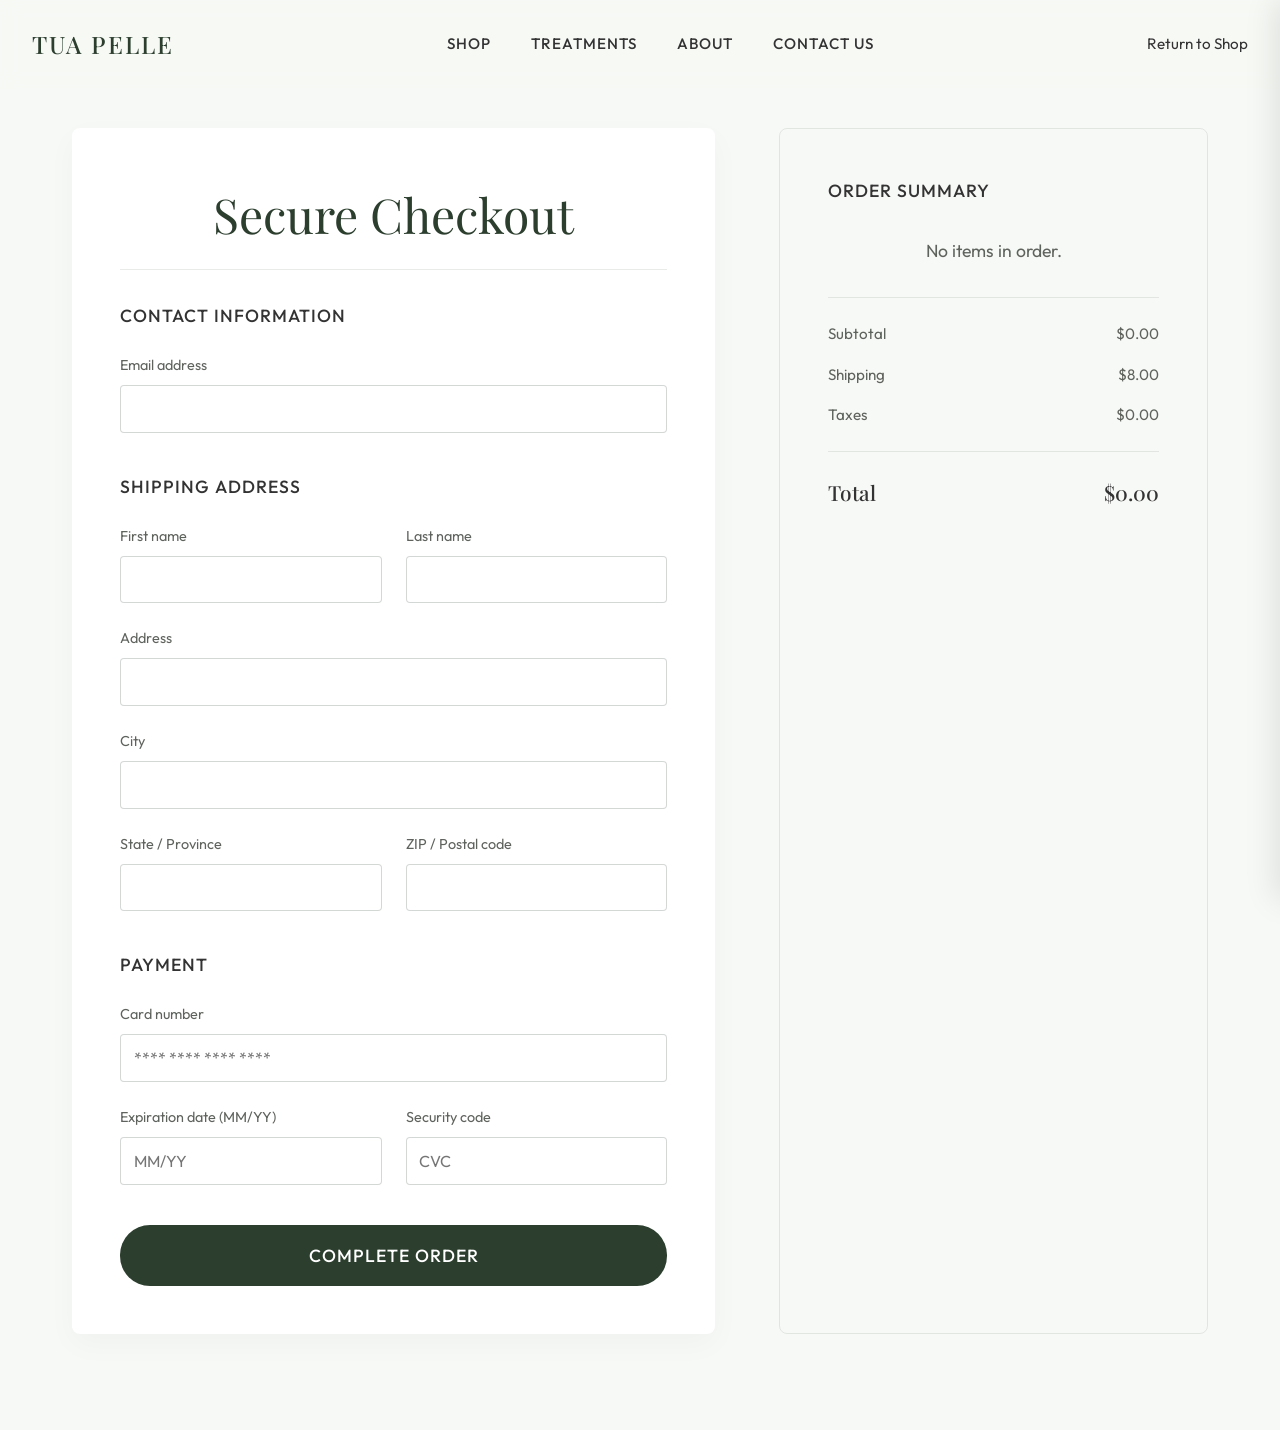
<file: tuapelle/checkout.html>
<!DOCTYPE html>
<html lang="en">

<head>
    <meta charset="UTF-8">
    <meta name="viewport" content="width=device-width, initial-scale=1.0">
    <title>Checkout — Tua Pelle Sacramento</title>
    <link rel="preconnect" href="https://fonts.googleapis.com">
    <link rel="preconnect" href="https://fonts.gstatic.com" crossorigin>
    <link
        href="https://fonts.googleapis.com/css2?family=Outfit:wght@300;400;500;600&family=Playfair+Display:ital,wght@0,400;0,500;1,400&display=swap"
        rel="stylesheet">
    <link rel="stylesheet" href="css/styles.css">
    <style>
        .checkout-main {
            padding: 8rem 0 6rem;
            background-color: var(--bg-color);
            min-height: 100vh;
        }

        .checkout-grid {
            display: grid;
            grid-template-columns: 1fr;
            gap: 4rem;
        }

        @media(min-width: 900px) {
            .checkout-grid {
                grid-template-columns: 1.5fr 1fr;
            }
        }

        .checkout-panel {
            background: #fff;
            padding: 3rem;
            border-radius: var(--border-radius);
            box-shadow: 0 10px 30px rgba(0, 0, 0, 0.03);
        }

        .checkout-title {
            margin-bottom: 2rem;
            padding-bottom: 1rem;
            border-bottom: 1px solid rgba(44, 62, 46, 0.1);
        }

        .form-section {
            margin-bottom: 2.5rem;
        }

        .form-section-title {
            font-family: var(--font-body);
            font-size: 1.1rem;
            font-weight: 500;
            margin-bottom: 1.5rem;
            text-transform: uppercase;
            letter-spacing: 1px;
            color: var(--text-color);
        }

        .form-row {
            display: grid;
            grid-template-columns: 1fr;
            gap: 1.5rem;
            margin-bottom: 1.5rem;
        }

        @media(min-width: 600px) {
            .form-row {
                grid-template-columns: 1fr 1fr;
            }
        }

        .form-group {
            display: flex;
            flex-direction: column;
            gap: 0.5rem;
            margin-bottom: 1.5rem;
        }

        .form-group label {
            font-size: 0.9rem;
            color: var(--text-light);
        }

        .form-group input,
        .form-group select {
            padding: 0.8rem;
            border: 1px solid rgba(44, 62, 46, 0.2);
            border-radius: 4px;
            font-family: var(--font-body);
            font-size: 1rem;
            outline: none;
            transition: var(--transition);
        }

        .form-group input:focus,
        .form-group select:focus {
            border-color: var(--primary-color);
        }

        /* Order Summary Styles */
        .order-summary-item {
            display: flex;
            gap: 1rem;
            align-items: center;
            margin-bottom: 1.5rem;
        }

        .order-summary-img {
            width: 65px;
            height: 65px;
            background-size: cover;
            background-position: center;
            border-radius: 8px;
            background-color: var(--bg-color);
            position: relative;
        }

        .order-summary-qty {
            position: absolute;
            top: -8px;
            right: -8px;
            background-color: var(--text-light);
            color: #fff;
            width: 20px;
            height: 20px;
            border-radius: 50%;
            display: flex;
            align-items: center;
            justify-content: center;
            font-size: 0.75rem;
        }

        .order-summary-details {
            flex-grow: 1;
        }

        .order-summary-title {
            font-size: 0.95rem;
            margin: 0;
        }

        .order-summary-price {
            font-family: var(--font-heading);
            color: var(--text-light);
        }

        .summary-totals {
            margin-top: 2rem;
            border-top: 1px solid rgba(44, 62, 46, 0.1);
            padding-top: 1.5rem;
        }

        .summary-row {
            display: flex;
            justify-content: space-between;
            margin-bottom: 1rem;
            color: var(--text-light);
            font-size: 0.95rem;
        }

        .summary-row.total {
            color: var(--text-color);
            font-size: 1.3rem;
            font-weight: 500;
            font-family: var(--font-heading);
            margin-top: 1.5rem;
            padding-top: 1.5rem;
            border-top: 1px solid rgba(44, 62, 46, 0.1);
        }
    </style>
</head>

<body>
    <header class="header">
        <div class="header-container">
            <a href="index.html" class="logo">TUA PELLE</a>
            <nav class="nav">
                <div class="nav-item">
                    <a href="shop.html" class="nav-link">Shop</a>
                </div>
                <div class="nav-item">
                    <a href="index.html#treatments" class="nav-link">Treatments</a>
                    <div class="dropdown-menu">
                        <a href="facial-treatment.html" class="dropdown-link">Facial Rituals</a>
                        <a href="body-treatment.html" class="dropdown-link">Body Rituals</a>
                    </div>
                </div>
                <div class="nav-item">
                    <a href="about.html" class="nav-link">About</a>
                </div>
                <div class="nav-item">
                    <a href="contact.html" class="nav-link">Contact Us</a>
                </div>
            </nav>
            <div class="header-actions">
                <a href="shop.html" style="font-size: 0.95rem; color: var(--text-color);text-decoration: none;">Return
                    to Shop</a>
            </div>
        </div>
    </header>

    <main class="checkout-main">
        <div class="container checkout-grid">

            <!-- Left Panel: Forms -->
            <div class="checkout-panel">
                <h2 class="section-title checkout-title">Secure Checkout</h2>

                <form id="checkoutForm">
                    <div class="form-section">
                        <h3 class="form-section-title">Contact Information</h3>
                        <div class="form-group">
                            <label for="email">Email address</label>
                            <input type="email" id="email" required>
                        </div>
                    </div>

                    <div class="form-section">
                        <h3 class="form-section-title">Shipping Address</h3>
                        <div class="form-row">
                            <div class="form-group" style="margin-bottom: 0;">
                                <label for="firstName">First name</label>
                                <input type="text" id="firstName" required>
                            </div>
                            <div class="form-group" style="margin-bottom: 0;">
                                <label for="lastName">Last name</label>
                                <input type="text" id="lastName" required>
                            </div>
                        </div>
                        <div class="form-group">
                            <label for="address">Address</label>
                            <input type="text" id="address" required>
                        </div>
                        <div class="form-group">
                            <label for="city">City</label>
                            <input type="text" id="city" required>
                        </div>
                        <div class="form-row">
                            <div class="form-group" style="margin-bottom: 0;">
                                <label for="state">State / Province</label>
                                <input type="text" id="state" required>
                            </div>
                            <div class="form-group" style="margin-bottom: 0;">
                                <label for="zip">ZIP / Postal code</label>
                                <input type="text" id="zip" required>
                            </div>
                        </div>
                    </div>

                    <div class="form-section">
                        <h3 class="form-section-title">Payment</h3>
                        <div class="form-group">
                            <label for="card">Card number</label>
                            <input type="text" id="card" placeholder="**** **** **** ****" required>
                        </div>
                        <div class="form-row">
                            <div class="form-group" style="margin-bottom: 0;">
                                <label for="exp">Expiration date (MM/YY)</label>
                                <input type="text" id="exp" placeholder="MM/YY" required>
                            </div>
                            <div class="form-group" style="margin-bottom: 0;">
                                <label for="cvc">Security code</label>
                                <input type="text" id="cvc" placeholder="CVC" required>
                            </div>
                        </div>
                    </div>

                    <button type="submit" class="btn btn-primary"
                        style="width: 100%; font-size: 1.1rem; padding: 1.2rem;">Complete Order</button>
                </form>
            </div>

            <!-- Right Panel: Order Summary -->
            <div class="checkout-panel"
                style="background-color: transparent; box-shadow: none; border: 1px solid rgba(44, 62, 46, 0.1);">
                <h3 class="form-section-title">Order Summary</h3>

                <div id="checkoutItemsList">
                    <!-- Items will be injected here via JS -->
                </div>

                <div class="summary-totals">
                    <div class="summary-row">
                        <span>Subtotal</span>
                        <span id="checkoutSubtotal">$0.00</span>
                    </div>
                    <div class="summary-row">
                        <span>Shipping</span>
                        <span>$8.00</span>
                    </div>
                    <div class="summary-row">
                        <span>Taxes</span>
                        <span id="checkoutTaxes">$0.00</span>
                    </div>
                    <div class="summary-row total">
                        <span>Total</span>
                        <span id="checkoutTotal">$0.00</span>
                    </div>
                </div>
            </div>

        </div>
    </main>

    <!-- Footer intentionally omitted to keep checkout clean and frictionless -->

    <script src="js/main.js"></script>
</body>

</html>
</file>
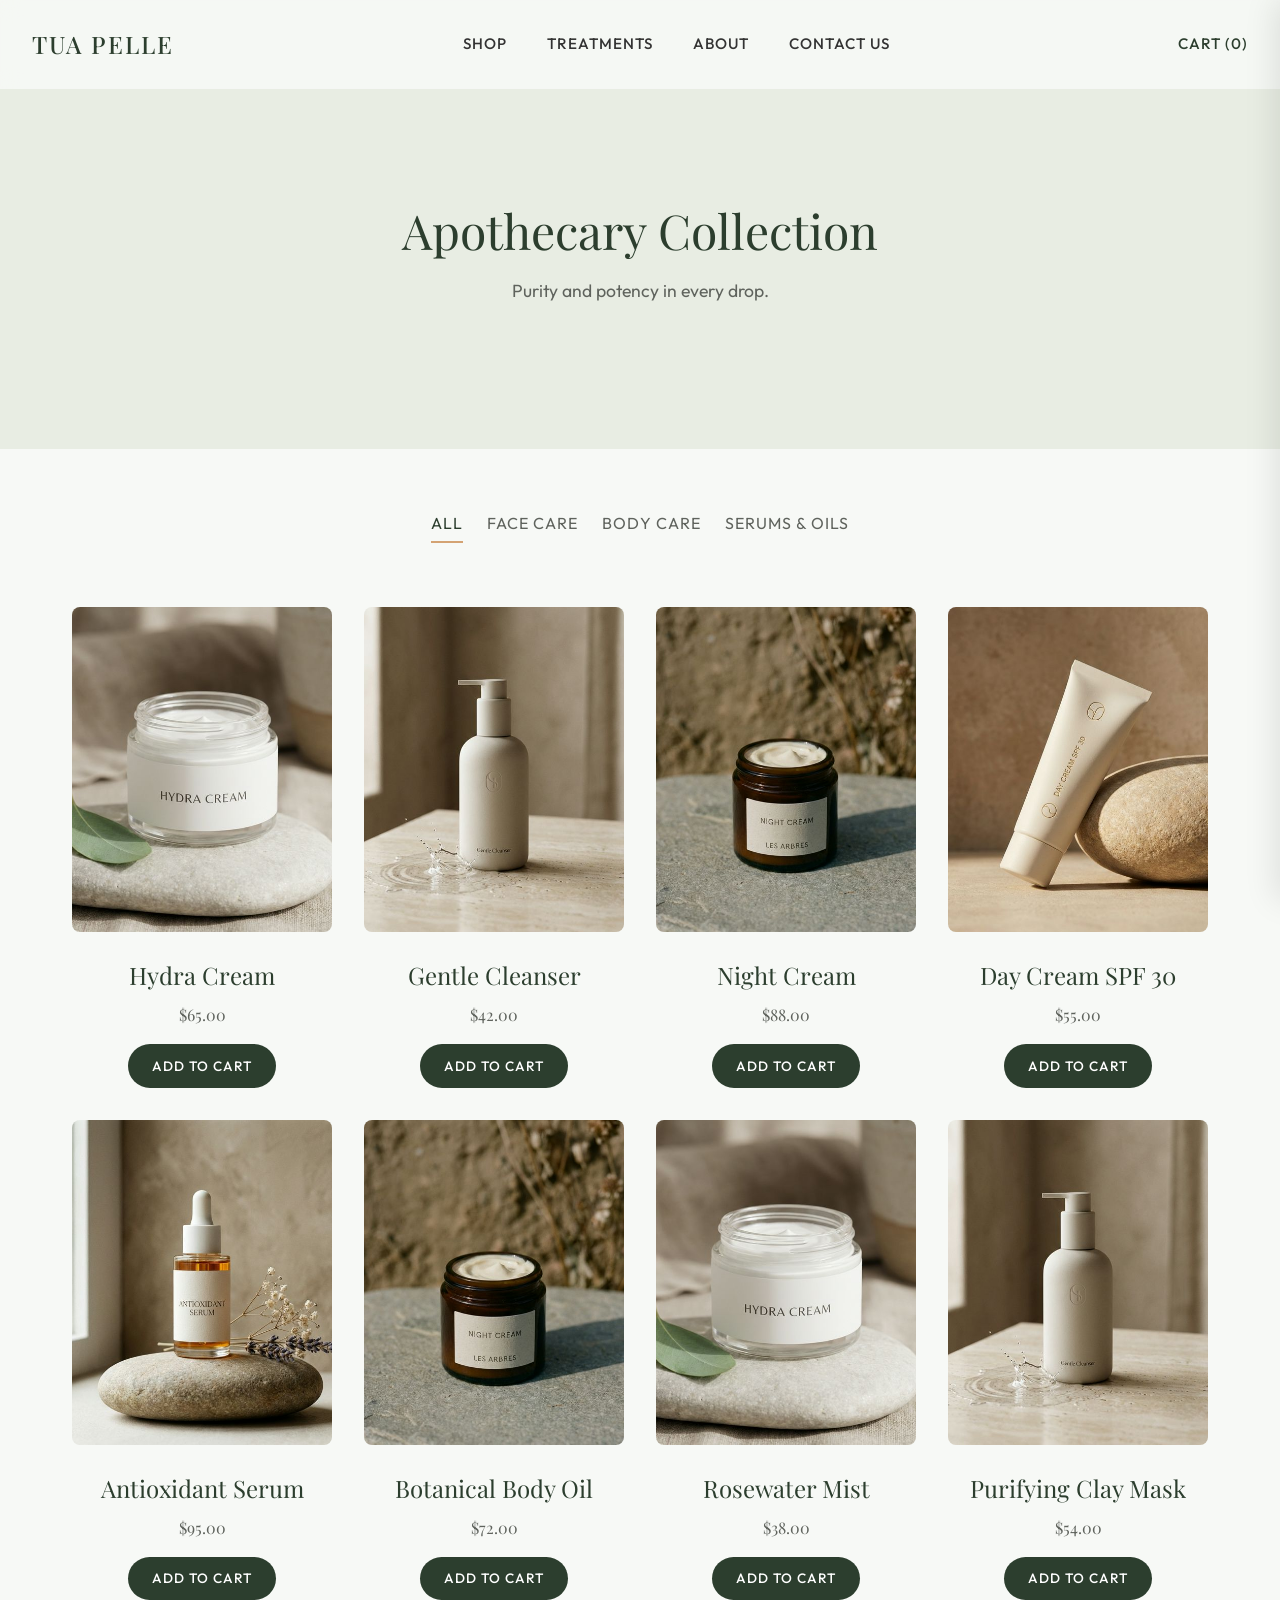
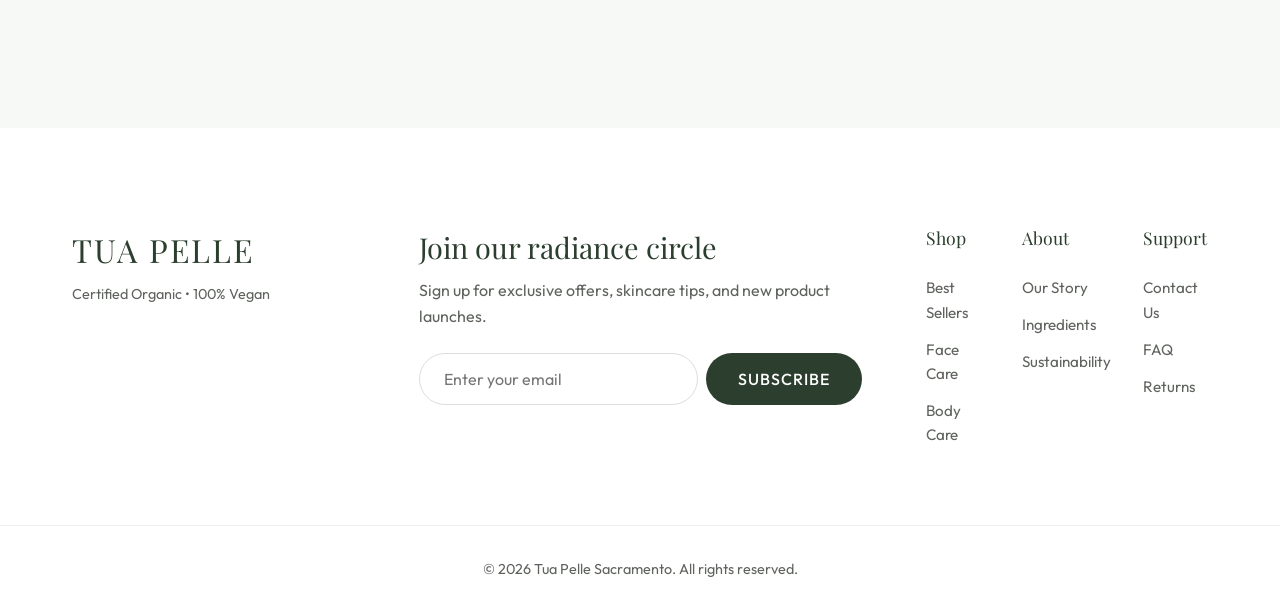
<file: tuapelle/shop.html>
<!DOCTYPE html>
<html lang="en">

<head>
    <meta charset="UTF-8">
    <meta name="viewport" content="width=device-width, initial-scale=1.0">
    <title>Shop — Tua Pelle Sacramento</title>
    <link rel="preconnect" href="https://fonts.googleapis.com">
    <link rel="preconnect" href="https://fonts.gstatic.com" crossorigin>
    <link
        href="https://fonts.googleapis.com/css2?family=Outfit:wght@300;400;500;600&family=Playfair+Display:ital,wght@0,400;0,500;1,400&display=swap"
        rel="stylesheet">
    <link rel="stylesheet" href="css/styles.css">
    <style>
        .shop-header {
            padding: 12rem 0 6rem;
            background-color: var(--secondary-color);
            text-align: center;
        }

        .shop-filters {
            display: flex;
            justify-content: center;
            gap: 1.5rem;
            margin-bottom: 4rem;
            flex-wrap: wrap;
        }

        .filter-btn {
            background: none;
            border: none;
            font-family: var(--font-body);
            font-size: 1rem;
            color: var(--text-light);
            cursor: pointer;
            text-transform: uppercase;
            letter-spacing: 1px;
            padding-bottom: 0.5rem;
            border-bottom: 2px solid transparent;
            transition: var(--transition);
        }

        .filter-btn:hover,
        .filter-btn.active {
            color: var(--primary-color);
            border-bottom-color: var(--accent-color);
        }

        .shop-grid {
            padding: 4rem 0 8rem;
        }

        .product-price {
            font-family: var(--font-heading);
            color: var(--text-light);
            margin-bottom: 1rem;
            display: block;
        }
    </style>
</head>

<body>
    <header class="header">
        <div class="header-container">
            <a href="index.html" class="logo">TUA PELLE</a>
            <nav class="nav">
                <div class="nav-item">
                    <a href="shop.html" class="nav-link">Shop</a>
                </div>
                <div class="nav-item">
                    <a href="index.html#treatments" class="nav-link">Treatments</a>
                    <div class="dropdown-menu">
                        <a href="facial-treatment.html" class="dropdown-link">Facial Rituals</a>
                        <a href="body-treatment.html" class="dropdown-link">Body Rituals</a>
                    </div>
                </div>
                <div class="nav-item">
                    <a href="about.html" class="nav-link">About</a>
                </div>
                <div class="nav-item">
                    <a href="contact.html" class="nav-link">Contact Us</a>
                </div>
            </nav>
            <div class="header-actions">
                <button class="cart-btn">Cart (0)</button>
            </div>
        </div>
    </header>

    <main>
        <section class="shop-header">
            <div class="container">
                <h1 class="section-title">Apothecary Collection</h1>
                <p class="section-desc">Purity and potency in every drop.</p>
            </div>
        </section>

        <!-- Shop Grid -->
        <section class="shop-grid">
            <div class="container">
                <div class="shop-filters">
                    <button class="filter-btn active" data-filter="all">All</button>
                    <button class="filter-btn" data-filter="face">Face Care</button>
                    <button class="filter-btn" data-filter="body">Body Care</button>
                    <button class="filter-btn" data-filter="serums">Serums & Oils</button>
                </div>

                <div class="product-grid">
                    <!-- Original Products -->
                    <div class="product-card visible" data-category="face" style="opacity: 1; transform: none;">
                        <div class="product-image" id="prod-hydra"></div>
                        <h3 class="product-name">Hydra Cream</h3>
                        <span class="product-price">$65.00</span>
                        <button class="btn btn-primary add-to-cart-btn"
                            style="padding: 0.8rem 1.5rem; font-size: 0.85rem;" data-id="prod_hydra"
                            data-name="Hydra Cream" data-price="65.00" data-image="images/product1.png">Add to
                            Cart</button>
                    </div>
                    <div class="product-card visible" data-category="face" style="opacity: 1; transform: none;">
                        <div class="product-image" id="prod-cleanser"></div>
                        <h3 class="product-name">Gentle Cleanser</h3>
                        <span class="product-price">$42.00</span>
                        <button class="btn btn-primary add-to-cart-btn"
                            style="padding: 0.8rem 1.5rem; font-size: 0.85rem;" data-id="prod_cleanser"
                            data-name="Gentle Cleanser" data-price="42.00" data-image="images/product2.png">Add to
                            Cart</button>
                    </div>
                    <div class="product-card visible" data-category="face" style="opacity: 1; transform: none;">
                        <div class="product-image" id="prod-night"></div>
                        <h3 class="product-name">Night Cream</h3>
                        <span class="product-price">$88.00</span>
                        <button class="btn btn-primary add-to-cart-btn"
                            style="padding: 0.8rem 1.5rem; font-size: 0.85rem;" data-id="prod_night"
                            data-name="Night Cream" data-price="88.00" data-image="images/product3.png">Add to
                            Cart</button>
                    </div>
                    <div class="product-card visible" data-category="face" style="opacity: 1; transform: none;">
                        <div class="product-image" id="prod-day"></div>
                        <h3 class="product-name">Day Cream SPF 30</h3>
                        <span class="product-price">$55.00</span>
                        <button class="btn btn-primary add-to-cart-btn"
                            style="padding: 0.8rem 1.5rem; font-size: 0.85rem;" data-id="prod_day"
                            data-name="Day Cream SPF 30" data-price="55.00" data-image="images/product4.png">Add to
                            Cart</button>
                    </div>

                    <!-- New Products (Reusing images since quota failed) -->
                    <div class="product-card visible" data-category="serums" style="opacity: 1; transform: none;">
                        <div class="product-image" style="background-image: url('images/product5.png')"></div>
                        <h3 class="product-name">Antioxidant Serum</h3>
                        <span class="product-price">$95.00</span>
                        <button class="btn btn-primary add-to-cart-btn"
                            style="padding: 0.8rem 1.5rem; font-size: 0.85rem;" data-id="prod_serum"
                            data-name="Antioxidant Serum" data-price="95.00" data-image="images/product5.png">Add to
                            Cart</button>
                    </div>
                    <div class="product-card visible" data-category="body" style="opacity: 1; transform: none;">
                        <div class="product-image" style="background-image: url('images/product3.png')"></div>
                        <h3 class="product-name">Botanical Body Oil</h3>
                        <span class="product-price">$72.00</span>
                        <button class="btn btn-primary add-to-cart-btn"
                            style="padding: 0.8rem 1.5rem; font-size: 0.85rem;" data-id="prod_bodyoil"
                            data-name="Botanical Body Oil" data-price="72.00" data-image="images/product3.png">Add to
                            Cart</button>
                    </div>
                    <div class="product-card visible" data-category="serums" style="opacity: 1; transform: none;">
                        <div class="product-image" style="background-image: url('images/product1.png')"></div>
                        <h3 class="product-name">Rosewater Mist</h3>
                        <span class="product-price">$38.00</span>
                        <button class="btn btn-primary add-to-cart-btn"
                            style="padding: 0.8rem 1.5rem; font-size: 0.85rem;" data-id="prod_mist"
                            data-name="Rosewater Mist" data-price="38.00" data-image="images/product1.png">Add to
                            Cart</button>
                    </div>
                    <div class="product-card visible" data-category="face" style="opacity: 1; transform: none;">
                        <div class="product-image" style="background-image: url('images/product2.png')"></div>
                        <h3 class="product-name">Purifying Clay Mask</h3>
                        <span class="product-price">$54.00</span>
                        <button class="btn btn-primary add-to-cart-btn"
                            style="padding: 0.8rem 1.5rem; font-size: 0.85rem;" data-id="prod_claymask"
                            data-name="Purifying Clay Mask" data-price="54.00" data-image="images/product2.png">Add to
                            Cart</button>
                    </div>
                </div>
            </div>
        </section>

        <!-- Footer / Newsletter -->
        <footer class="footer">
            <div class="container footer-grid">
                <div class="footer-brand">
                    <h2 class="footer-logo">TUA PELLE</h2>
                    <p class="footer-tagline">Certified Organic &bull; 100% Vegan</p>
                </div>
                <div class="footer-newsletter">
                    <h3 class="newsletter-title">Join our radiance circle</h3>
                    <p class="newsletter-desc">Sign up for exclusive offers, skincare tips, and new product launches.
                    </p>
                    <form class="newsletter-form">
                        <input type="email" placeholder="Enter your email" required>
                        <button type="submit" class="btn btn-primary">Subscribe</button>
                    </form>
                </div>
                <div class="footer-links">
                    <div class="link-column">
                        <h4>Shop</h4>
                        <a href="shop.html">Best Sellers</a>
                        <a href="shop.html">Face Care</a>
                        <a href="shop.html">Body Care</a>
                    </div>
                    <div class="link-column">
                        <h4>About</h4>
                        <a href="about.html">Our Story</a>
                        <a href="about.html">Ingredients</a>
                        <a href="about.html">Sustainability</a>
                    </div>
                    <div class="link-column">
                        <h4>Support</h4>
                        <a href="contact.html">Contact Us</a>
                        <a href="contact.html">FAQ</a>
                        <a href="contact.html">Returns</a>
                    </div>
                </div>
            </div>
            <div class="footer-bottom">
                <p>&copy; 2026 Tua Pelle Sacramento. All rights reserved.</p>
            </div>
        </footer>
    </main>

    <script src="js/main.js"></script>
</body>

</html>
</file>
<file: tuapelle/css/styles.css>
:root {
    --primary-color: #2c3e2e;
    /* Deep Forest Green */
    --secondary-color: #e8ede3;
    /* Soft Sage / Off-White */
    --accent-color: #d4a373;
    /* Earthy Gold / Ochre */
    --text-color: #333333;
    --text-light: #5f635d;
    --bg-color: #f7f9f6;
    /* Very light subtle green tint */

    --font-heading: 'Playfair Display', serif;
    --font-body: 'Outfit', sans-serif;

    --transition: all 0.4s cubic-bezier(0.25, 0.46, 0.45, 0.94);
    --border-radius: 8px;
    --spacing-unit: 1rem;
}

* {
    margin: 0;
    padding: 0;
    box-sizing: border-box;
}

html {
    scroll-behavior: smooth;
}

body {
    font-family: var(--font-body);
    font-size: 16px;
    line-height: 1.6;
    color: var(--text-color);
    background-color: var(--bg-color);
    overflow-x: hidden;
}

h1,
h2,
h3,
h4,
h5,
h6 {
    font-family: var(--font-heading);
    font-weight: 400;
    color: var(--primary-color);
    margin-bottom: 1rem;
}

a {
    text-decoration: none;
    color: inherit;
    transition: var(--transition);
}

.container {
    max-width: 1200px;
    margin: 0 auto;
    padding: 0 2rem;
}

/* Typography Utilities */
.section-title {
    font-size: clamp(2rem, 4vw, 3rem);
    text-align: center;
    margin-bottom: 0.5rem;
}

.section-desc {
    text-align: center;
    color: var(--text-light);
    font-size: 1.1rem;
    margin-bottom: 3rem;
}

/* Buttons */
.btn {
    display: inline-block;
    padding: 1rem 2rem;
    font-family: var(--font-body);
    font-weight: 500;
    font-size: 1rem;
    text-transform: uppercase;
    letter-spacing: 1px;
    border-radius: 30px;
    cursor: pointer;
    transition: var(--transition);
    border: none;
}

.btn-primary {
    background-color: var(--primary-color);
    color: #fff;
}

.btn-primary:hover {
    background-color: #1a251b;
    transform: translateY(-2px);
    box-shadow: 0 10px 20px rgba(44, 62, 46, 0.2);
}

.btn-secondary {
    background-color: transparent;
    color: var(--primary-color);
    border: 1px solid var(--primary-color);
}

.btn-secondary:hover {
    background-color: var(--primary-color);
    color: #fff;
}

/* Header */
.header {
    position: fixed;
    top: 0;
    left: 0;
    width: 100%;
    z-index: 1000;
    background-color: rgba(247, 249, 246, 0.9);
    backdrop-filter: blur(10px);
    transition: var(--transition);
    padding: 1.5rem 0;
    border-bottom: 1px solid transparent;
}

.header.scrolled {
    padding: 1rem 0;
    border-bottom: 1px solid rgba(44, 62, 46, 0.1);
    box-shadow: 0 2px 10px rgba(0, 0, 0, 0.02);
}

.header-container {
    display: flex;
    justify-content: space-between;
    align-items: center;
    max-width: 1400px;
    margin: 0 auto;
    padding: 0 2rem;
}

.logo {
    font-family: var(--font-heading);
    font-size: 1.5rem;
    font-weight: 500;
    letter-spacing: 2px;
    color: var(--primary-color);
}

.nav {
    display: flex;
    gap: 2.5rem;
    align-items: center;
}

.nav-item {
    position: relative;
}

.nav-link {
    font-size: 0.95rem;
    font-weight: 500;
    text-transform: uppercase;
    letter-spacing: 1px;
    position: relative;
    padding: 0.5rem 0;
    display: inline-block;
}

.nav-link::after {
    content: '';
    position: absolute;
    width: 0;
    height: 1px;
    bottom: 2px;
    left: 0;
    background-color: var(--primary-color);
    transition: var(--transition);
}

.nav-link:hover::after {
    width: 100%;
}

/* Dropdown Menu */
.dropdown-menu {
    position: absolute;
    top: 100%;
    left: -1rem;
    background: #fff;
    min-width: 220px;
    box-shadow: 0 10px 30px rgba(0, 0, 0, 0.05);
    border-radius: var(--border-radius);
    padding: 1rem 0;
    opacity: 0;
    visibility: hidden;
    transform: translateY(10px);
    transition: var(--transition);
    z-index: 100;
}

.nav-item:hover .dropdown-menu {
    opacity: 1;
    visibility: visible;
    transform: translateY(0);
}

.dropdown-link {
    display: block;
    padding: 0.8rem 1.5rem;
    color: var(--text-color);
    font-size: 0.95rem;
    transition: var(--transition);
}

.dropdown-link:hover {
    background-color: var(--bg-color);
    color: var(--primary-color);
    padding-left: 2rem;
}

.cart-btn {
    background: none;
    border: none;
    font-family: var(--font-body);
    font-size: 0.95rem;
    text-transform: uppercase;
    letter-spacing: 1px;
    cursor: pointer;
    font-weight: 500;
    color: var(--primary-color);
    transition: var(--transition);
}

.cart-btn:hover {
    color: var(--accent-color);
}

/* Hero Section */
.hero {
    height: 100vh;
    min-height: 600px;
    position: relative;
    display: flex;
    align-items: center;
    justify-content: center;
    overflow: hidden;
}

/* We will inject the background image dynamically via JS to use the correct artifact path */
.hero::before {
    content: '';
    position: absolute;
    top: 0;
    left: 0;
    width: 100%;
    height: 100%;
    background-image: url('../images/hero.png');
    background-size: cover;
    background-position: center;
    z-index: -1;
}

/* Optional overlay for better text readability if the generated image is too bright */
.hero::after {
    content: '';
    position: absolute;
    top: 0;
    left: 0;
    width: 100%;
    height: 100%;
    background: rgba(247, 249, 246, 0.3);
    z-index: -1;
}

.hero-content {
    text-align: center;
    max-width: 800px;
    padding: 2rem;
    opacity: 0;
    transform: translateY(30px);
    animation: fadeInUp 1s forwards 0.5s;
}

.hero-title {
    font-size: clamp(3rem, 6vw, 5.5rem);
    line-height: 1.1;
    margin-bottom: 1.5rem;
    color: var(--primary-color);
}

.hero-subtitle {
    font-size: clamp(1.1rem, 2vw, 1.25rem);
    margin-bottom: 2.5rem;
    color: var(--text-color);
}

.hero-cta {
    display: flex;
    gap: 1.5rem;
    justify-content: center;
}

@keyframes fadeInUp {
    to {
        opacity: 1;
        transform: translateY(0);
    }
}

/* Products Section */
.products {
    padding: 8rem 0;
    background-color: #fff;
}

.product-grid {
    display: grid;
    grid-template-columns: repeat(auto-fit, minmax(250px, 1fr));
    gap: 2rem;
}

.product-card {
    text-align: center;
    opacity: 0;
    transform: translateY(20px);
    transition: var(--transition);
}

.product-card.visible {
    opacity: 1;
    transform: translateY(0);
}

.product-image {
    width: 100%;
    aspect-ratio: 4/5;
    background-color: var(--secondary-color);
    background-size: cover;
    background-position: center;
    border-radius: var(--border-radius);
    margin-bottom: 1.5rem;
    transition: var(--transition);
    overflow: hidden;
}

#prod-hydra {
    background-image: url('../images/product1.png');
}

#prod-cleanser {
    background-image: url('../images/product2.png');
}

#prod-night {
    background-image: url('../images/product3.png');
}

#prod-day {
    background-image: url('../images/product4.png');
}

.product-card:hover .product-image {
    transform: scale(1.03);
    box-shadow: 0 15px 30px rgba(0, 0, 0, 0.08);
}

.product-name {
    font-size: 1.5rem;
    margin-bottom: 0.5rem;
}

.product-link {
    font-family: var(--font-body);
    font-weight: 500;
    color: var(--accent-color);
    text-transform: uppercase;
    letter-spacing: 1px;
    font-size: 0.9rem;
    position: relative;
    display: inline-block;
}

.product-link::after {
    content: '';
    position: absolute;
    width: 100%;
    height: 1px;
    bottom: -2px;
    left: 0;
    background-color: var(--accent-color);
    transform: scaleX(0);
    transform-origin: right;
    transition: transform 0.3s ease;
}

.product-card:hover .product-link::after {
    transform: scaleX(1);
    transform-origin: left;
}

/* Treatments Section */
.treatments {
    padding: 8rem 0;
    background-color: var(--secondary-color);
}

.treatment-grid {
    display: grid;
    grid-template-columns: 1fr;
    gap: 4rem;
}

@media (min-width: 992px) {
    .treatment-grid {
        grid-template-columns: 1fr 1fr;
    }
}

.treatment-card {
    background-color: #fff;
    border-radius: var(--border-radius);
    overflow: hidden;
    box-shadow: 0 10px 30px rgba(0, 0, 0, 0.03);
    transition: var(--transition);
    opacity: 0;
    transform: translateY(20px);
}

.treatment-card.visible {
    opacity: 1;
    transform: translateY(0);
}

.treatment-card:hover {
    box-shadow: 0 15px 40px rgba(0, 0, 0, 0.08);
    transform: translateY(-5px);
}

.treatment-image {
    width: 100%;
    height: 350px;
    background-size: cover;
    background-position: center;
}

#treat-facial {
    background-image: url('../images/product1.png');
}

#treat-body {
    background-image: url('../images/about.png');
}

.treatment-info {
    padding: 3rem;
    text-align: center;
}

.treatment-name {
    font-size: 2rem;
    margin-bottom: 1rem;
    color: var(--primary-color);
}

.treatment-desc {
    color: var(--text-light);
    margin-bottom: 2rem;
}

.treatment-btn {
    width: 100%;
}

/* Values Section */
.values {
    padding: 8rem 0;
    background-color: var(--primary-color);
    color: #fff;
    text-align: center;
}

.values .section-title {
    color: #fff;
    margin-bottom: 4rem;
}

.values-grid {
    display: grid;
    grid-template-columns: repeat(auto-fit, minmax(220px, 1fr));
    gap: 3rem;
}

.value-item {
    opacity: 0;
    transform: translateY(20px);
}

.value-item.visible {
    opacity: 1;
    transform: translateY(0);
    transition: opacity 0.8s ease, transform 0.8s ease;
}

.value-title {
    color: var(--accent-color);
    font-size: 1.5rem;
    margin-bottom: 1rem;
}

.value-desc {
    color: #e8ede3;
    font-weight: 300;
}

/* Testimonials */
.testimonials {
    padding: 8rem 0;
    background-color: var(--secondary-color);
}

.testimonial-carousel {
    display: flex;
    overflow-x: auto;
    scroll-snap-type: x mandatory;
    gap: 2rem;
    padding-bottom: 2rem;
    scrollbar-width: thin;
    scrollbar-color: var(--primary-color) transparent;
}

.testimonial-carousel::-webkit-scrollbar {
    height: 6px;
}

.testimonial-carousel::-webkit-scrollbar-thumb {
    background-color: var(--primary-color);
    border-radius: 10px;
}

.testimonial-card {
    flex: 0 0 calc(100% - 2rem);
    scroll-snap-align: center;
    background: #fff;
    padding: 3rem;
    border-radius: var(--border-radius);
    box-shadow: 0 10px 30px rgba(0, 0, 0, 0.03);
}

@media (min-width: 768px) {
    .testimonial-card {
        flex: 0 0 calc(50% - 1rem);
    }
}

.quote {
    font-family: var(--font-heading);
    font-size: 1.4rem;
    font-style: italic;
    margin-bottom: 1.5rem;
    color: var(--primary-color);
}

.author {
    font-weight: 500;
    text-transform: uppercase;
    letter-spacing: 1px;
    font-size: 0.9rem;
    color: var(--accent-color);
}

/* Footer */
.footer {
    padding: 6rem 0 2rem;
    background-color: #fff;
}

.footer-grid {
    display: grid;
    grid-template-columns: 1fr;
    gap: 4rem;
    margin-bottom: 4rem;
}

@media (min-width: 992px) {
    .footer-grid {
        grid-template-columns: 1fr 1fr 1fr;
    }
}

.footer-logo {
    font-size: 2rem;
    letter-spacing: 2px;
    margin-bottom: 0.5rem;
}

.footer-tagline {
    color: var(--text-light);
    font-size: 0.9rem;
}

.newsletter-title {
    font-size: 1.8rem;
    margin-bottom: 0.5rem;
}

.newsletter-desc {
    color: var(--text-light);
    margin-bottom: 1.5rem;
}

.newsletter-form {
    display: flex;
    gap: 0.5rem;
}

.newsletter-form input {
    flex: 1;
    padding: 0.8rem 1.5rem;
    border: 1px solid #ddd;
    border-radius: 30px;
    font-family: var(--font-body);
    font-size: 1rem;
    outline: none;
    transition: border-color 0.3s;
}

.newsletter-form input:focus {
    border-color: var(--primary-color);
}

.footer-links {
    display: flex;
    justify-content: space-between;
    gap: 2rem;
}

.link-column h4 {
    font-size: 1.1rem;
    margin-bottom: 1.5rem;
}

.link-column a {
    display: block;
    color: var(--text-light);
    margin-bottom: 0.8rem;
    font-size: 0.95rem;
}

.link-column a:hover {
    color: var(--accent-color);
}

.footer-bottom {
    text-align: center;
    padding-top: 2rem;
    border-top: 1px solid #eee;
    color: var(--text-light);
    font-size: 0.9rem;
}

/* Responsive Adjustments */
@media (max-width: 768px) {
    .header-container {
        flex-direction: column;
        gap: 1rem;
    }

    .nav {
        gap: 1.5rem;
    }

    .hero-cta {
        flex-direction: column;
    }

    .footer-links {
        flex-direction: column;
    }
}

/* --- SHOPPING CART --- */
.cart-overlay {
    position: fixed;
    top: 0;
    left: 0;
    width: 100%;
    height: 100vh;
    background-color: rgba(0, 0, 0, 0.4);
    z-index: 1050;
    opacity: 0;
    visibility: hidden;
    transition: var(--transition);
}

.cart-overlay.active {
    opacity: 1;
    visibility: visible;
}

.cart-sidebar {
    position: fixed;
    top: 0;
    right: -450px;
    width: 100%;
    max-width: 450px;
    height: 100vh;
    background-color: #fff;
    z-index: 1060;
    display: flex;
    flex-direction: column;
    box-shadow: -5px 0 30px rgba(0, 0, 0, 0.1);
    transition: right 0.4s cubic-bezier(0.25, 0.46, 0.45, 0.94);
}

.cart-sidebar.open {
    right: 0;
}

.cart-header {
    display: flex;
    justify-content: space-between;
    align-items: center;
    padding: 2rem 2.5rem;
    border-bottom: 1px solid #eee;
}

.cart-header h2 {
    margin-bottom: 0;
    font-size: 1.8rem;
    font-family: var(--font-heading);
}

.close-cart {
    background: none;
    border: none;
    font-size: 2.5rem;
    line-height: 1;
    cursor: pointer;
    color: var(--text-light);
    transition: var(--transition);
}

.close-cart:hover {
    color: var(--primary-color);
}

.cart-items {
    flex: 1;
    overflow-y: auto;
    padding: 2.5rem;
    display: flex;
    flex-direction: column;
    gap: 2rem;
}

.cart-empty-msg {
    text-align: center;
    color: var(--text-light);
    font-size: 1.1rem;
    margin-top: 2rem;
}

.cart-item {
    display: flex;
    gap: 1.5rem;
    padding-bottom: 1.5rem;
    border-bottom: 1px solid #f5f5f5;
}

.cart-item-img {
    width: 90px;
    height: 110px;
    background-color: var(--secondary-color);
    background-size: cover;
    background-position: center;
    border-radius: var(--border-radius);
}

.cart-item-details {
    flex: 1;
    display: flex;
    flex-direction: column;
}

.cart-item-title {
    font-size: 1.1rem;
    margin-bottom: 0.3rem;
    color: var(--text-color);
    font-family: var(--font-body);
    font-weight: 500;
}

.cart-item-price {
    font-family: var(--font-heading);
    color: var(--primary-color);
    font-size: 1.1rem;
    margin-bottom: auto;
}

.cart-item-controls {
    display: flex;
    align-items: center;
    gap: 1.2rem;
    margin-top: 1rem;
}

.qty-btn {
    background: none;
    border: 1px solid #ddd;
    width: 28px;
    height: 28px;
    display: flex;
    align-items: center;
    justify-content: center;
    cursor: pointer;
    border-radius: 50%;
    color: var(--text-light);
    transition: var(--transition);
    font-size: 1rem;
}

.qty-btn:hover {
    border-color: var(--primary-color);
    color: var(--primary-color);
}

.remove-item {
    background: none;
    border: none;
    color: #e63946;
    font-size: 0.8rem;
    font-weight: 500;
    text-transform: uppercase;
    letter-spacing: 1px;
    cursor: pointer;
    margin-left: auto;
    transition: var(--transition);
}

.remove-item:hover {
    color: #b71c1c;
}

.cart-footer {
    padding: 2.5rem;
    border-top: 1px solid #eee;
    background-color: var(--bg-color);
}

.cart-subtotal {
    display: flex;
    justify-content: space-between;
    font-size: 1.3rem;
    margin-bottom: 2rem;
    font-family: var(--font-heading);
    color: var(--primary-color);
}

.cart-checkout-btn {
    width: 100%;
    text-align: center;
    padding: 1.2rem;
    font-size: 1.1rem;
}
</file>
